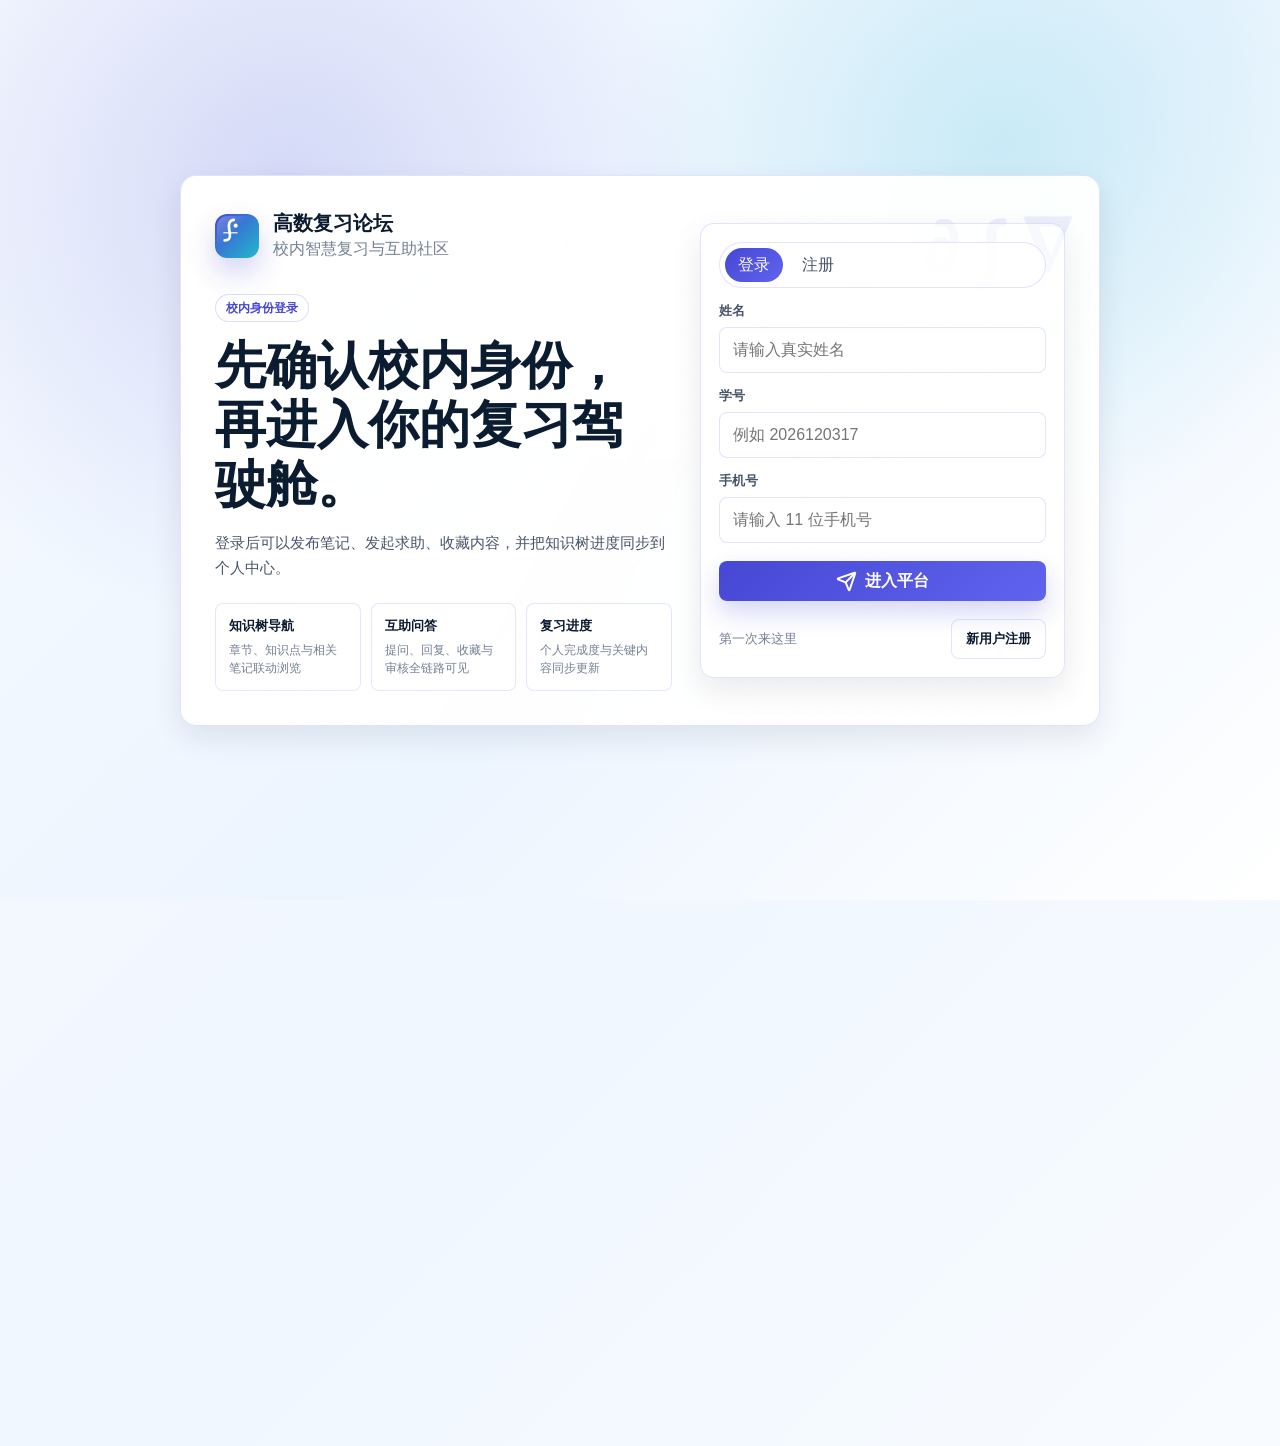
<file: index.html>
<!DOCTYPE html>
<html lang="zh-CN">
<head>
  <meta charset="UTF-8" />
  <meta name="viewport" content="width=device-width, initial-scale=1.0" />
  <title>高数复习论坛 · 全交互原型</title>
  <link rel="stylesheet" href="./styles.css" />
</head>
<body class="auth-active">
  <div class="ambient-grid" aria-hidden="true"></div>
  <div id="authRoot"></div>

  <header class="app-header glass-bar">
    <a class="brand" href="#dashboard" data-route="dashboard" aria-label="高数复习论坛首页">
      <span class="brand-mark" aria-hidden="true">
        <svg viewBox="0 0 48 48" role="img">
          <path class="brand-curve" d="M29 9c-8 1-8 8-7 15l1 7c1 7-2 10-8 10" />
          <path class="brand-axis" d="M14 29h20" />
          <circle class="brand-dot" cx="32" cy="18" r="3.2" />
        </svg>
      </span>
      <span>
        <strong>高数复习论坛</strong>
        <small>校内智慧复习与互助社区</small>
      </span>
    </a>

    <nav class="top-tabs" aria-label="主导航">
      <button data-route="dashboard" class="is-active">首页</button>
      <button data-route="knowledge">知识树</button>
      <button data-route="notes">优质笔记</button>
      <button data-route="community">互助社区</button>
      <button data-route="campus">校园圈</button>
      <button data-route="profile">个人中心</button>
      <button data-route="admin">管理后台</button>
    </nav>

    <div class="header-tools">
      <label class="search-field">
        <i class="local-icon" data-lucide="search" aria-hidden="true"></i>
        <input id="globalSearch" type="search" placeholder="搜索知识点、笔记、求助" />
      </label>
      <button class="icon-button" data-modal="login" aria-label="切换身份">
        <i class="local-icon" data-lucide="circle-user-round" aria-hidden="true"></i>
      </button>
      <button class="logout-button" data-action="logout">
        <i class="local-icon" data-lucide="log-out" aria-hidden="true"></i>
        <span>退出登录</span>
      </button>
    </div>
  </header>

  <div class="app-layout">
    <aside class="side-rail glass-panel">
      <div class="rail-profile">
        <div class="avatar" id="avatarText">林</div>
        <div>
          <strong id="userName">林同学</strong>
          <span id="userRole">校内学生</span>
        </div>
      </div>
      <div class="progress-card">
        <span>本周复习进度</span>
        <strong id="sideProgress">18 / 24</strong>
        <div class="progress-track"><i id="sideProgressBar"></i></div>
      </div>
      <nav class="side-nav" aria-label="模块导航">
        <button data-route="dashboard" class="is-active"><i class="local-icon" data-lucide="layout-dashboard" aria-hidden="true"></i>复习驾驶舱</button>
        <button data-route="knowledge"><i class="local-icon" data-lucide="network" aria-hidden="true"></i>知识树</button>
        <button data-route="notes"><i class="local-icon" data-lucide="notebook-pen" aria-hidden="true"></i>优质笔记</button>
        <button data-route="community"><i class="local-icon" data-lucide="messages-square" aria-hidden="true"></i>互助社区</button>
        <button data-route="campus"><i class="local-icon" data-lucide="message-circle-heart" aria-hidden="true"></i>校园圈</button>
        <button data-route="profile"><i class="local-icon" data-lucide="user-round" aria-hidden="true"></i>个人中心</button>
        <button data-route="admin"><i class="local-icon" data-lucide="shield-check" aria-hidden="true"></i>管理后台</button>
      </nav>
      <div class="rail-actions">
        <button class="primary-action" data-modal="note"><i class="local-icon" data-lucide="notebook-pen" aria-hidden="true"></i>发布笔记</button>
        <button class="secondary-action" data-modal="question"><i class="local-icon" data-lucide="circle-help" aria-hidden="true"></i>发起求助</button>
        <button class="secondary-action" data-modal="feedback"><i class="local-icon" data-lucide="badge-alert" aria-hidden="true"></i>知识纠错</button>
      </div>
    </aside>

    <main id="view" class="view-root" tabindex="-1"></main>

    <aside id="detailPanel" class="detail-panel glass-panel" aria-live="polite"></aside>
  </div>

  <div id="modalRoot"></div>
  <div id="toast" class="toast" role="status" aria-live="polite"></div>

  <script src="./assets/lucide.min.js"></script>
  <script src="./assets/gsap.min.js"></script>
  <script src="./app.js"></script>
</body>
</html>
</file>
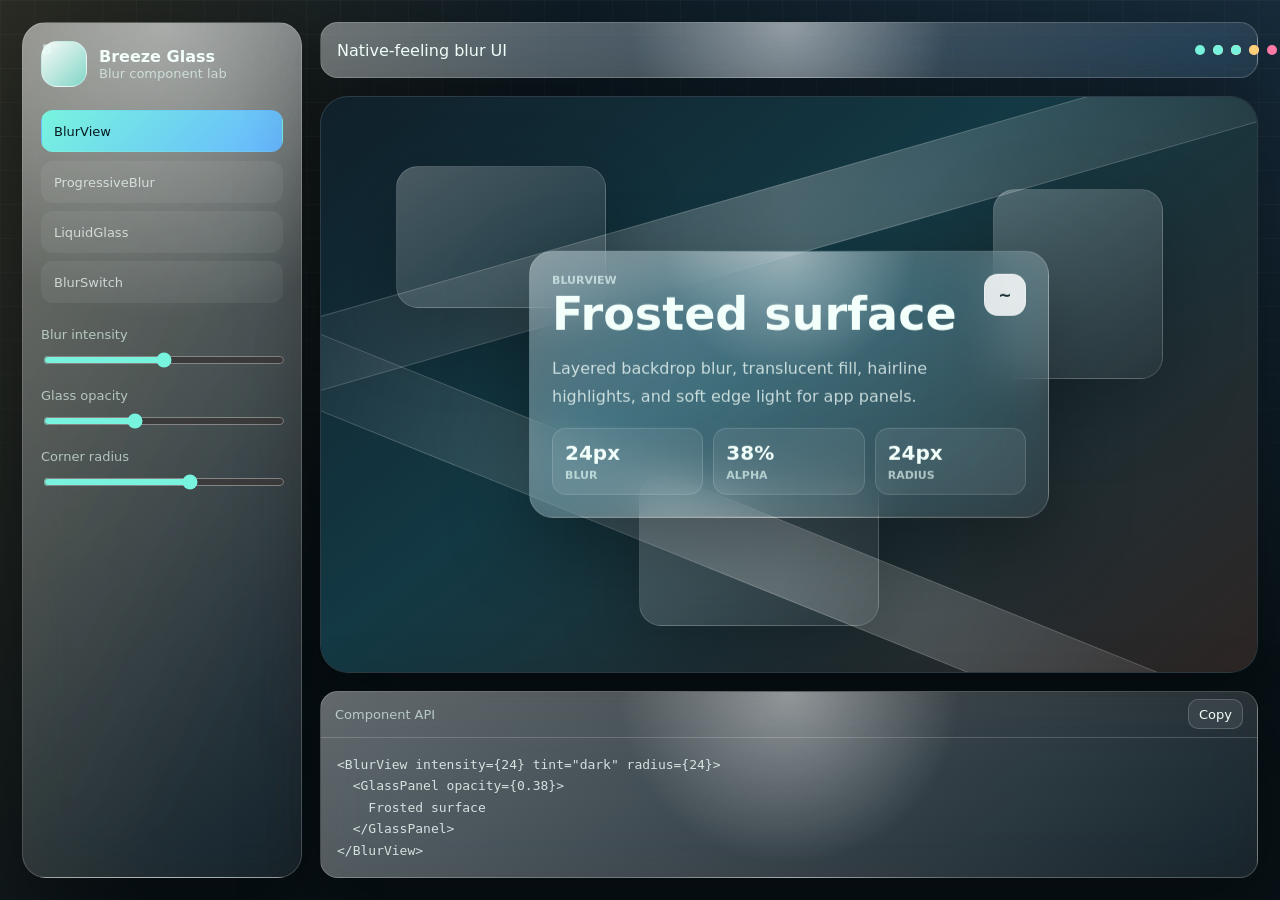
<file: glass-showcase/index.html>
<!doctype html>
<html lang="en">
  <head>
    <meta charset="utf-8" />
    <meta name="viewport" content="width=device-width, initial-scale=1" />
    <title>Breeze Glass Showcase</title>
    <link rel="stylesheet" href="./styles.css" />
  </head>
  <body>
    <main class="shell">
      <section class="workspace" aria-label="Breeze glass component showcase">
        <aside class="sidebar glass-panel">
          <div class="brand">
            <span class="brand-mark" aria-hidden="true">B</span>
            <div>
              <strong>Breeze Glass</strong>
              <span>Blur component lab</span>
            </div>
          </div>

          <nav class="component-tabs" aria-label="Components">
            <button class="is-active" data-component="blur">BlurView</button>
            <button data-component="progressive">ProgressiveBlur</button>
            <button data-component="liquid">LiquidGlass</button>
            <button data-component="switch">BlurSwitch</button>
          </nav>

          <div class="control-stack">
            <label>
              <span>Blur intensity</span>
              <input id="intensity" type="range" min="4" max="44" value="24" />
            </label>
            <label>
              <span>Glass opacity</span>
              <input id="opacity" type="range" min="18" max="72" value="38" />
            </label>
            <label>
              <span>Corner radius</span>
              <input id="radius" type="range" min="8" max="34" value="24" />
            </label>
          </div>
        </aside>

        <section class="stage-wrap">
          <div class="topbar glass-panel">
            <span>Native-feeling blur UI</span>
            <div class="topbar-actions" aria-hidden="true">
              <i></i><i></i><i></i>
            </div>
          </div>

          <section class="stage" aria-live="polite">
            <div class="wallpaper" aria-hidden="true">
              <span class="beam beam-a"></span>
              <span class="beam beam-b"></span>
              <span class="tile tile-a"></span>
              <span class="tile tile-b"></span>
              <span class="tile tile-c"></span>
            </div>

            <article class="preview-card active" data-panel="blur">
              <div class="panel-head">
                <span>
                  <small>BlurView</small>
                  <strong>Frosted surface</strong>
                </span>
                <b class="glyph">~</b>
              </div>
              <p>Layered backdrop blur, translucent fill, hairline highlights, and soft edge light for app panels.</p>
              <div class="metric-row">
                <span><strong id="blurValue">24px</strong><small>blur</small></span>
                <span><strong id="alphaValue">38%</strong><small>alpha</small></span>
                <span><strong id="radiusValue">24px</strong><small>radius</small></span>
              </div>
            </article>

            <article class="preview-card" data-panel="progressive">
              <div class="panel-head">
                <span>
                  <small>ProgressiveBlur</small>
                  <strong>Soft fade overlay</strong>
                </span>
                <b class="glyph">=</b>
              </div>
              <p>Stacked blur bands create a native-looking mist at the bottom of feeds, sheets, and headers.</p>
              <div class="mist-demo" aria-hidden="true">
                <span></span><span></span><span></span><span></span><span></span>
              </div>
            </article>

            <article class="preview-card" data-panel="liquid">
              <div class="panel-head">
                <span>
                  <small>LiquidGlass</small>
                  <strong>Pressed light capsule</strong>
                </span>
                <b class="glyph">*</b>
              </div>
              <button class="liquid-button" type="button">
                <span class="spark"></span>
                Liquid action
                <span class="arrow">></span>
              </button>
              <p>Designed for high-value actions, floating controls, and iOS-style glass affordances.</p>
            </article>

            <article class="preview-card" data-panel="switch">
              <div class="panel-head">
                <span>
                  <small>BlurSwitch</small>
                  <strong>Glass state control</strong>
                </span>
                <b class="glyph">o</b>
              </div>
              <button id="switchControl" class="glass-switch is-on" type="button" aria-pressed="true">
                <span></span>
              </button>
              <p>Compact switch with luminous track, frosted thumb, and clear on/off states.</p>
            </article>
          </section>

          <section class="code-card glass-panel">
            <div class="code-head">
              <span>Component API</span>
              <button id="copyCode" type="button">Copy</button>
            </div>
            <pre><code id="codeBlock">&lt;BlurView intensity={24} tint="dark" radius={24}&gt;
  &lt;GlassPanel opacity={0.38}&gt;
    Frosted surface
  &lt;/GlassPanel&gt;
&lt;/BlurView&gt;</code></pre>
          </section>
        </section>
      </section>
    </main>

    <script src="./app.js"></script>
  </body>
</html>
</file>
<file: styles.css>
:root {
  color-scheme: light;
  --bg: #f0f7ff;
  --surface: rgba(255, 255, 255, 0.82);
  --surface-solid: #ffffff;
  --surface-soft: #eef4ff;
  --surface-blue: #dce9ff;
  --ink: #0b1c30;
  --ink-soft: #475569;
  --muted: #738095;
  --line: rgba(99, 102, 241, 0.18);
  --line-strong: rgba(99, 102, 241, 0.32);
  --primary: #4648d4;
  --primary-2: #6063ee;
  --cyan: #22b8cf;
  --success: #10b981;
  --warning: #f59e0b;
  --danger: #e5484d;
  --shadow: 0 24px 70px rgba(70, 72, 212, 0.14);
  --shadow-soft: 0 12px 30px rgba(15, 23, 42, 0.09);
  --radius-panel: 16px;
  --radius-card: 8px;
  --font-display: "Plus Jakarta Sans", "HarmonyOS Sans SC", "Microsoft YaHei", sans-serif;
  --font-body: Inter, "HarmonyOS Sans SC", "Microsoft YaHei", sans-serif;
}

* {
  box-sizing: border-box;
}

html {
  min-height: 100%;
  scroll-behavior: smooth;
}

body {
  margin: 0;
  min-height: 100vh;
  color: var(--ink);
  font-family: var(--font-body);
  background:
    radial-gradient(circle at top left, rgba(99, 102, 241, 0.17), transparent 32rem),
    radial-gradient(circle at 80% 10%, rgba(34, 184, 207, 0.13), transparent 28rem),
    linear-gradient(135deg, #f8f9ff 0%, var(--bg) 56%, #f8fbff 100%);
  overflow-x: hidden;
}

body.modal-open {
  overflow: hidden;
}

body.auth-active {
  overflow: hidden;
}

body.auth-active .app-header,
body.auth-active .app-layout {
  visibility: hidden;
  pointer-events: none;
}

button,
input,
select,
textarea {
  font: inherit;
}

button {
  border: 0;
  color: inherit;
  cursor: pointer;
}

input,
select,
textarea {
  color: var(--ink);
}

h1,
h2,
h3,
p {
  margin: 0;
}

h1,
h2,
h3 {
  font-family: var(--font-display);
  letter-spacing: 0;
}

h1 {
  font-size: clamp(28px, 4vw, 48px);
  line-height: 1.16;
}

h2 {
  font-size: clamp(22px, 2.5vw, 32px);
  line-height: 1.24;
}

h3 {
  font-size: 18px;
  line-height: 1.35;
}

p {
  color: var(--ink-soft);
  line-height: 1.68;
}

img {
  max-width: 100%;
  display: block;
}

.local-icon,
.lucide {
  flex: 0 0 auto;
  width: 21px;
  height: 21px;
  line-height: 1;
  stroke-width: 2.2;
  vertical-align: -4px;
}

.ambient-grid {
  position: fixed;
  inset: 0;
  pointer-events: none;
  background-image:
    linear-gradient(rgba(70, 72, 212, 0.055) 1px, transparent 1px),
    linear-gradient(90deg, rgba(70, 72, 212, 0.045) 1px, transparent 1px);
  background-size: 36px 36px;
  mask-image: linear-gradient(to bottom, rgba(0, 0, 0, 0.62), transparent 76%);
}

.auth-screen {
  position: fixed;
  inset: 0;
  z-index: 80;
  display: grid;
  place-items: center;
  padding: 28px;
  background:
    radial-gradient(circle at 22% 20%, rgba(70, 72, 212, 0.18), transparent 28rem),
    radial-gradient(circle at 78% 16%, rgba(34, 184, 207, 0.18), transparent 24rem),
    linear-gradient(135deg, #f7fbff 0%, #edf5ff 56%, #ffffff 100%);
}

.auth-visual {
  width: min(920px, 100%);
  display: grid;
  grid-template-columns: minmax(0, 0.9fr) minmax(320px, 0.72fr);
  gap: 28px;
  align-items: center;
  padding: 34px;
  will-change: transform, opacity;
}

.auth-visual::after {
  content: "∂ ∫ ∇";
  position: absolute;
  right: 28px;
  top: 22px;
  color: rgba(70, 72, 212, 0.09);
  font-family: var(--font-display);
  font-size: 74px;
  font-weight: 900;
  pointer-events: none;
}

.brand-lockup {
  position: relative;
  z-index: 1;
  display: flex;
  align-items: center;
  gap: 14px;
  align-self: start;
}

.brand-lockup strong,
.brand-lockup span {
  display: block;
}

.brand-lockup strong {
  font-family: var(--font-display);
  font-size: 20px;
}

.brand-lockup span {
  margin-top: 2px;
  color: var(--muted);
}

.auth-brand-mark {
  width: 58px;
  height: 58px;
  border-radius: 16px;
}

.auth-brand-mark svg {
  width: 40px;
  height: 40px;
}

.auth-copy {
  position: relative;
  z-index: 1;
}

.auth-kicker {
  display: inline-flex;
  align-items: center;
  width: max-content;
  min-height: 28px;
  margin-top: 34px;
  padding: 0 10px;
  border: 1px solid rgba(70, 72, 212, 0.18);
  border-radius: 999px;
  color: var(--primary);
  font-size: 12px;
  font-weight: 800;
  background: rgba(255, 255, 255, 0.68);
}

.auth-visual h1 {
  position: relative;
  z-index: 1;
  max-width: 520px;
  margin-top: 14px;
  font-size: clamp(34px, 4vw, 54px);
}

.auth-visual p {
  position: relative;
  z-index: 1;
  max-width: 520px;
  margin-top: 16px;
  font-size: 15px;
}

.auth-points {
  position: relative;
  z-index: 1;
  display: grid;
  grid-template-columns: repeat(3, minmax(0, 1fr));
  gap: 10px;
  margin-top: 22px;
}

.auth-point {
  min-height: 86px;
  padding: 13px;
  border: 1px solid rgba(99, 102, 241, 0.16);
  border-radius: var(--radius-card);
  background: rgba(255, 255, 255, 0.54);
}

.auth-point strong,
.auth-point span {
  display: block;
}

.auth-point strong {
  font-size: 13px;
}

.auth-point span {
  margin-top: 6px;
  color: var(--muted);
  font-size: 12px;
  line-height: 1.5;
}

.auth-panel {
  position: relative;
  z-index: 1;
  display: grid;
  gap: 14px;
  will-change: transform, opacity;
}

.auth-panel-card {
  padding: 18px;
  border: 1px solid var(--line);
  border-radius: 14px;
  background: rgba(255, 255, 255, 0.64);
  box-shadow: var(--shadow-soft);
}

.auth-segmented {
  justify-self: stretch;
  display: grid;
  grid-template-columns: 1fr 1fr;
  border-radius: 12px;
}

.auth-segmented button {
  justify-content: center;
}

.auth-form {
  position: relative;
  z-index: 1;
  display: grid;
  gap: 14px;
  padding: 0;
  border: 0;
  border-radius: 0;
  background: transparent;
  box-shadow: none;
}

.auth-form label {
  display: grid;
  gap: 7px;
}

.auth-form label span {
  color: var(--ink-soft);
  font-size: 13px;
  font-weight: 700;
}

.auth-form input {
  width: 100%;
  height: 46px;
  border: 1px solid var(--line);
  border-radius: var(--radius-card);
  outline: 0;
  padding: 0 13px;
  background: rgba(255, 255, 255, 0.92);
  transition: border-color 160ms ease, box-shadow 160ms ease;
}

.auth-form input:focus {
  border-color: var(--line-strong);
  box-shadow: 0 0 0 4px rgba(70, 72, 212, 0.1);
}

.auth-submit {
  margin-top: 4px;
  min-height: 46px;
}

.auth-switch {
  display: flex;
  align-items: center;
  justify-content: space-between;
  gap: 12px;
  padding-top: 4px;
  color: var(--muted);
  font-size: 13px;
}

.auth-switch-button {
  width: auto;
  min-height: 38px;
  padding: 0 12px;
}

.glass-panel,
.glass-bar,
.card,
.mini-card,
.note-card,
.list-row,
.tree-node,
.modal-card,
.drawer-card {
  position: relative;
  overflow: hidden;
  border: 1px solid var(--line);
  background:
    radial-gradient(circle at var(--mx, 50%) var(--my, 0%), rgba(255, 255, 255, 0.9), transparent 42%),
    linear-gradient(135deg, rgba(255, 255, 255, 0.92), rgba(255, 255, 255, 0.64)),
    var(--surface);
  box-shadow: var(--shadow-soft);
  backdrop-filter: blur(16px) saturate(155%);
  -webkit-backdrop-filter: blur(16px) saturate(155%);
}

.glass-panel::before,
.glass-bar::before,
.card::before,
.mini-card::before,
.modal-card::before {
  content: "";
  position: absolute;
  inset: 0;
  pointer-events: none;
  border-radius: inherit;
  background:
    linear-gradient(118deg, rgba(255, 255, 255, 0.72), transparent 28%, rgba(99, 102, 241, 0.08), transparent 72%),
    repeating-linear-gradient(125deg, rgba(255, 255, 255, 0.11) 0 1px, transparent 1px 16px);
  opacity: 0.72;
  mix-blend-mode: screen;
}

.glass-panel,
.modal-card,
.detail-panel {
  border-radius: var(--radius-panel);
}

.card,
.mini-card,
.note-card,
.list-row,
.tree-node,
.drawer-card {
  border-radius: var(--radius-card);
}

.app-header {
  position: sticky;
  top: 0;
  z-index: 30;
  display: grid;
  grid-template-columns: auto minmax(0, 1fr) auto;
  align-items: center;
  gap: 18px;
  min-height: 76px;
  padding: 12px 28px;
  border-radius: 0;
  will-change: transform, opacity;
}

.brand {
  position: relative;
  z-index: 1;
  display: inline-flex;
  align-items: center;
  gap: 12px;
  min-width: 220px;
  color: var(--ink);
  text-decoration: none;
}

.brand-mark,
.avatar {
  display: grid;
  place-items: center;
  width: 44px;
  height: 44px;
  border-radius: 12px;
  color: #fff;
  font-weight: 900;
  background: linear-gradient(135deg, var(--primary), var(--cyan));
  box-shadow: 0 14px 28px rgba(70, 72, 212, 0.24);
}

.brand-mark {
  position: relative;
  isolation: isolate;
  overflow: hidden;
}

.brand-mark::after {
  content: "";
  position: absolute;
  inset: 2px;
  border-radius: 10px;
  background: linear-gradient(135deg, rgba(255, 255, 255, 0.3), transparent 42%);
  pointer-events: none;
}

.brand-mark svg {
  position: relative;
  z-index: 1;
  width: 31px;
  height: 31px;
}

.brand-curve,
.brand-axis {
  fill: none;
  stroke: #fff;
  stroke-linecap: round;
  stroke-linejoin: round;
}

.brand-curve {
  stroke-width: 4.2;
}

.brand-axis {
  opacity: 0.78;
  stroke-width: 2.6;
}

.brand-dot {
  fill: #fff;
  opacity: 0.95;
}

.brand strong,
.brand small {
  display: block;
}

.brand small,
.meta,
.eyebrow,
.field-note,
.muted {
  color: var(--muted);
  font-size: 12px;
}

.top-tabs,
.header-tools,
.button-row,
.chips,
.row-actions,
.form-actions {
  display: flex;
  align-items: center;
  gap: 8px;
}

.top-tabs {
  justify-self: center;
  min-width: 0;
  overflow-x: auto;
  padding: 6px;
  border: 1px solid var(--line);
  border-radius: 999px;
  background: rgba(255, 255, 255, 0.72);
  scrollbar-width: none;
}

.top-tabs::-webkit-scrollbar {
  display: none;
}

.top-tabs button,
.chip,
.segmented button {
  flex: 0 0 auto;
  min-height: 34px;
  padding: 0 13px;
  border-radius: 999px;
  background: transparent;
  color: var(--ink-soft);
  white-space: nowrap;
  transition: color 160ms ease, background 160ms ease, transform 160ms ease;
}

.top-tabs button:hover,
.top-tabs button.is-active,
.side-nav button:hover,
.side-nav button.is-active,
.chip.is-active,
.segmented button.is-active {
  color: #fff;
  background: linear-gradient(135deg, var(--primary), var(--primary-2));
}

.header-tools {
  position: relative;
  z-index: 1;
  justify-content: flex-end;
}

.search-field {
  display: grid;
  grid-template-columns: 22px minmax(160px, 260px);
  align-items: center;
  gap: 8px;
  height: 42px;
  padding: 0 13px;
  border: 1px solid var(--line);
  border-radius: 999px;
  background: rgba(255, 255, 255, 0.8);
}

.search-field .local-icon,
.search-field .lucide {
  color: var(--primary);
}

.search-field input {
  width: 100%;
  min-width: 0;
  border: 0;
  outline: 0;
  background: transparent;
}

.icon-button {
  display: grid;
  place-items: center;
  width: 42px;
  height: 42px;
  border: 1px solid var(--line);
  border-radius: 999px;
  background: rgba(255, 255, 255, 0.82);
  transition: transform 160ms ease, border-color 160ms ease;
}

.logout-button {
  display: inline-flex;
  align-items: center;
  gap: 7px;
  min-height: 42px;
  padding: 0 13px;
  border: 1px solid var(--line);
  border-radius: 999px;
  color: var(--ink-soft);
  background: rgba(255, 255, 255, 0.82);
  transition: transform 160ms ease, border-color 160ms ease, color 160ms ease;
}

.logout-button:hover {
  color: var(--danger);
}

.icon-button:hover,
.primary-action:hover,
.secondary-action:hover,
.ghost-action:hover,
.logout-button:hover {
  transform: translateY(-1px);
  border-color: var(--line-strong);
}

.app-layout {
  position: relative;
  z-index: 1;
  display: grid;
  grid-template-columns: 260px minmax(0, 1fr) 340px;
  gap: 20px;
  width: min(1720px, 100%);
  margin: 0 auto;
  padding: 24px 28px 36px;
}

.side-rail,
.detail-panel {
  position: sticky;
  top: 98px;
  align-self: start;
  padding: 18px;
}

.side-rail {
  display: grid;
  gap: 16px;
}

.rail-profile {
  position: relative;
  z-index: 1;
  display: grid;
  grid-template-columns: 44px minmax(0, 1fr);
  gap: 12px;
  align-items: center;
}

.rail-profile strong,
.rail-profile span {
  display: block;
}

.rail-profile span {
  color: var(--muted);
  font-size: 13px;
  margin-top: 2px;
}

.progress-card,
.rail-actions {
  position: relative;
  z-index: 1;
  display: grid;
  gap: 10px;
}

.progress-card {
  padding: 13px;
  border: 1px solid var(--line);
  border-radius: var(--radius-card);
  background: rgba(255, 255, 255, 0.64);
}

.progress-card span {
  color: var(--muted);
  font-size: 12px;
}

.progress-card strong {
  font-size: 26px;
}

.progress-track {
  height: 8px;
  overflow: hidden;
  border-radius: 999px;
  background: rgba(70, 72, 212, 0.12);
}

.progress-track i {
  display: block;
  height: 100%;
  width: 75%;
  border-radius: inherit;
  background: linear-gradient(90deg, var(--cyan), var(--primary-2));
}

.side-nav {
  position: relative;
  z-index: 1;
  display: grid;
  gap: 8px;
}

.side-nav button {
  display: grid;
  grid-template-columns: 24px minmax(0, 1fr);
  align-items: center;
  gap: 10px;
  min-height: 44px;
  padding: 0 12px;
  border-radius: var(--radius-card);
  background: transparent;
  text-align: left;
  color: var(--ink-soft);
}

.primary-action,
.secondary-action,
.ghost-action,
.danger-action {
  display: inline-flex;
  align-items: center;
  justify-content: center;
  gap: 8px;
  min-width: 0;
  min-height: 40px;
  padding: 0 14px;
  border-radius: var(--radius-card);
  font-weight: 700;
  transition: transform 160ms ease, border-color 160ms ease, background 160ms ease;
}

.primary-action {
  color: #fff;
  background: linear-gradient(135deg, var(--primary), var(--primary-2));
  box-shadow: 0 12px 25px rgba(70, 72, 212, 0.22);
}

.secondary-action,
.ghost-action {
  border: 1px solid var(--line);
  color: var(--ink);
  background: rgba(255, 255, 255, 0.72);
}

.danger-action {
  color: #fff;
  background: var(--danger);
}

.lock-mark {
  display: inline-grid;
  place-items: center;
  width: 58px;
  height: 58px;
  margin-bottom: 12px;
  border-radius: 18px;
  color: var(--primary);
  background: rgba(70, 72, 212, 0.1);
}

.lock-mark .lucide {
  width: 34px;
  height: 34px;
}

.view-root {
  min-width: 0;
  display: grid;
  gap: 20px;
  will-change: transform, opacity;
}

.view-head {
  display: flex;
  justify-content: space-between;
  gap: 16px;
  align-items: flex-start;
}

.view-head p {
  max-width: 760px;
}

.hero {
  display: grid;
  grid-template-columns: minmax(0, 1fr) 360px;
  gap: 20px;
  padding: 28px;
}

.hero-copy {
  position: relative;
  z-index: 1;
  display: grid;
  gap: 14px;
  align-content: center;
}

.hero-visual {
  position: relative;
  z-index: 1;
  min-height: 250px;
  border-radius: 12px;
  overflow: hidden;
  border: 1px solid var(--line);
}

.hero-visual img,
.asset-cover {
  width: 100%;
  height: 100%;
  object-fit: cover;
}

.metric-grid,
.dashboard-grid,
.profile-grid,
.admin-grid,
.community-grid,
.knowledge-grid,
.note-grid {
  display: grid;
  gap: 16px;
}

.metric-grid {
  grid-template-columns: repeat(4, minmax(0, 1fr));
}

.dashboard-grid {
  grid-template-columns: minmax(0, 1fr) minmax(360px, 0.9fr);
}

.knowledge-grid {
  grid-template-columns: minmax(0, 1fr) 360px;
}

.community-grid,
.campus-grid,
.admin-grid,
.profile-grid {
  grid-template-columns: minmax(0, 1fr) minmax(360px, 0.85fr);
}

.campus-grid {
  grid-template-columns: minmax(0, 1fr) minmax(320px, 0.78fr);
  align-items: start;
}

.campus-room-card {
  grid-column: 1 / -1;
}

.note-grid {
  grid-template-columns: repeat(3, minmax(0, 1fr));
}

.card,
.mini-card {
  padding: 18px;
}

.metric-card {
  min-height: 118px;
  display: grid;
  gap: 8px;
}

.metric-card .lucide {
  color: var(--primary);
}

.metric-card strong {
  font-family: var(--font-display);
  font-size: 34px;
  line-height: 1;
}

.panel-title {
  position: relative;
  z-index: 1;
  display: flex;
  align-items: center;
  justify-content: space-between;
  gap: 10px;
  margin-bottom: 14px;
}

.stack {
  position: relative;
  z-index: 1;
  display: grid;
  gap: 12px;
}

.list-row,
.tree-node,
.note-card {
  padding: 14px;
  cursor: pointer;
  transition: transform 160ms ease, border-color 160ms ease, background 160ms ease;
}

.list-row:hover,
.tree-node:hover,
.note-card:hover,
.list-row.is-selected,
.tree-node.is-selected,
.note-card.is-selected {
  transform: translateY(-2px);
  border-color: var(--line-strong);
  background: rgba(255, 255, 255, 0.94);
}

.list-row {
  display: grid;
  grid-template-columns: 76px minmax(0, 1fr);
  gap: 12px;
}

.list-row img {
  width: 76px;
  height: 76px;
  object-fit: cover;
  border-radius: var(--radius-card);
}

.note-card {
  display: grid;
  gap: 12px;
  min-height: 300px;
  isolation: isolate;
}

.note-card::after {
  content: "";
  position: absolute;
  top: -28%;
  bottom: -28%;
  left: -64%;
  width: 50%;
  pointer-events: none;
  background: linear-gradient(105deg, transparent, rgba(255, 255, 255, 0.88), rgba(99, 102, 241, 0.12), transparent);
  opacity: 0;
  transform: rotate(13deg);
  transition: opacity 180ms ease, transform 620ms ease;
  z-index: 2;
}

.note-card:hover::after {
  opacity: 1;
  transform: translateX(350%) rotate(13deg);
}

.note-card img {
  width: 100%;
  aspect-ratio: 16 / 9;
  object-fit: cover;
  border-radius: var(--radius-card);
}

.note-card > * {
  position: relative;
  z-index: 3;
}

.mini-avatar {
  width: 38px;
  height: 38px;
  border-radius: 10px;
  font-size: 14px;
}

.campus-post,
.friend-result,
.friend-row,
.room-message,
.chat-message,
.call-panel {
  position: relative;
  z-index: 1;
}

.campus-post {
  display: grid;
  gap: 12px;
  padding: 15px;
  border: 1px solid var(--line);
  border-radius: var(--radius-card);
  background: rgba(255, 255, 255, 0.62);
}

.campus-post-head,
.friend-result,
.room-message,
.chat-head {
  display: grid;
  grid-template-columns: auto minmax(0, 1fr) auto;
  gap: 10px;
  align-items: center;
}

.campus-post-head strong,
.campus-post-head span,
.friend-result strong,
.friend-result span {
  display: block;
}

.campus-post img {
  width: 100%;
  aspect-ratio: 16 / 7;
  object-fit: cover;
  border-radius: var(--radius-card);
}

.campus-comments {
  display: grid;
  gap: 8px;
  padding-top: 4px;
  border-top: 1px solid var(--line);
}

.campus-comments div {
  display: grid;
  gap: 3px;
  color: var(--ink-soft);
  font-size: 13px;
}

.campus-side-card,
.campus-feed-card,
.campus-room-card {
  min-width: 0;
}

.campus-section-title {
  margin-top: 18px;
}

.friend-result {
  padding: 12px;
  border: 1px solid var(--line);
  border-radius: var(--radius-card);
  background: rgba(255, 255, 255, 0.58);
}

.friend-result button {
  width: max-content;
  white-space: nowrap;
}

.friend-row {
  display: grid;
  grid-template-columns: auto minmax(0, 1fr) auto;
  gap: 10px;
  align-items: center;
  width: 100%;
  padding: 12px;
  border: 1px solid var(--line);
  border-radius: var(--radius-card);
  background: rgba(255, 255, 255, 0.58);
  text-align: left;
}

.friend-row.is-selected,
.friend-row:hover {
  border-color: var(--line-strong);
  background: rgba(255, 255, 255, 0.94);
}

.friend-row strong,
.friend-row small {
  display: block;
}

.friend-row small {
  overflow: hidden;
  color: var(--muted);
  font-size: 12px;
  text-overflow: ellipsis;
  white-space: nowrap;
}

.campus-room-messages {
  display: grid;
  gap: 10px;
  max-height: 280px;
  overflow: auto;
  padding-right: 4px;
}

.room-message {
  padding: 12px;
  border: 1px solid var(--line);
  border-radius: var(--radius-card);
  background: rgba(255, 255, 255, 0.58);
}

.room-message p {
  font-size: 14px;
}

.room-message time {
  color: var(--muted);
  font-size: 12px;
}

.campus-room-form {
  position: relative;
  z-index: 1;
  display: grid;
  grid-template-columns: minmax(0, 1fr) auto;
  gap: 10px;
  margin-top: 14px;
}

.campus-room-form input,
.chat-compose input {
  min-width: 0;
  border: 1px solid var(--line);
  border-radius: var(--radius-card);
  outline: 0;
  padding: 0 13px;
  background: rgba(255, 255, 255, 0.82);
}

.campus-room-form input {
  min-height: 42px;
}

.chat-detail {
  min-height: 100%;
}

.chat-head {
  grid-template-columns: auto minmax(0, 1fr);
}

.call-panel {
  display: grid;
  grid-template-columns: minmax(0, 1fr) auto;
  gap: 8px 12px;
  align-items: center;
  padding: 13px;
  border: 1px solid rgba(16, 185, 129, 0.24);
  border-radius: var(--radius-card);
  background: rgba(16, 185, 129, 0.08);
}

.call-panel strong {
  grid-column: 1;
}

.call-panel button {
  grid-column: 2;
  grid-row: 1 / span 2;
}

.call-panel.is-calling {
  border-color: rgba(229, 72, 77, 0.24);
  background: rgba(229, 72, 77, 0.08);
}

.chat-messages {
  display: grid;
  gap: 12px;
  max-height: 420px;
  overflow: auto;
  padding-right: 4px;
}

.chat-message {
  display: grid;
  grid-template-columns: auto minmax(0, 1fr);
  gap: 8px;
  align-items: end;
}

.chat-message.is-mine {
  grid-template-columns: minmax(0, 1fr) auto;
}

.chat-message.is-mine .mini-avatar {
  grid-column: 2;
}

.chat-message.is-mine .chat-bubble {
  grid-column: 1;
  grid-row: 1;
  justify-self: end;
  color: #fff;
  background: linear-gradient(135deg, var(--primary), var(--cyan));
}

.chat-bubble {
  display: grid;
  gap: 6px;
  width: fit-content;
  max-width: min(100%, 260px);
  padding: 10px 12px;
  border-radius: 13px;
  background: rgba(255, 255, 255, 0.86);
  box-shadow: var(--shadow-soft);
}

.chat-bubble img {
  width: 220px;
  max-width: 100%;
  border-radius: var(--radius-card);
}

.chat-bubble time {
  opacity: 0.72;
  font-size: 11px;
}

.voice-bubble {
  display: inline-flex;
  align-items: center;
  gap: 7px;
}

.chat-compose {
  display: grid;
  grid-template-columns: minmax(0, 1fr) auto auto auto;
  gap: 8px;
}

.chat-compose input {
  min-height: 42px;
}

.row-title {
  display: flex;
  justify-content: space-between;
  gap: 10px;
  align-items: flex-start;
}

.badge,
.status,
.tag {
  display: inline-flex;
  align-items: center;
  justify-content: center;
  width: max-content;
  max-width: 100%;
  min-height: 26px;
  padding: 0 9px;
  border-radius: 999px;
  border: 1px solid transparent;
  font-size: 12px;
  white-space: nowrap;
  color: var(--primary);
  background: rgba(70, 72, 212, 0.1);
}

.status.success,
.tag.success {
  color: #047857;
  background: rgba(16, 185, 129, 0.12);
}

.status.warning,
.tag.warning {
  color: #92400e;
  background: rgba(245, 158, 11, 0.14);
}

.status.danger,
.tag.danger {
  color: #b91c1c;
  background: rgba(229, 72, 77, 0.12);
}

.chips {
  flex-wrap: wrap;
}

.tree-chapter {
  position: relative;
  z-index: 1;
  display: grid;
  gap: 10px;
}

.chapter-button {
  width: 100%;
  min-height: 48px;
  display: flex;
  align-items: center;
  justify-content: space-between;
  gap: 10px;
  padding: 0 13px;
  border-radius: var(--radius-card);
  border: 1px solid var(--line);
  background: rgba(255, 255, 255, 0.76);
  font-weight: 800;
}

.tree-children {
  display: none;
  gap: 10px;
  padding-left: 18px;
}

.tree-chapter.is-open .tree-children {
  display: grid;
}

.tree-section {
  display: grid;
  gap: 8px;
  padding-left: 12px;
  border-left: 1px solid rgba(99, 102, 241, 0.24);
}

.tree-node {
  display: grid;
  grid-template-columns: minmax(0, 1fr) auto;
  gap: 6px 10px;
}

.tree-node p {
  grid-column: 1 / -1;
  font-size: 13px;
}

.segmented {
  display: inline-flex;
  gap: 6px;
  padding: 5px;
  border: 1px solid var(--line);
  border-radius: 999px;
  background: rgba(255, 255, 255, 0.74);
  overflow-x: auto;
}

.detail-panel {
  min-height: 560px;
  will-change: transform, opacity;
}

.detail-panel-inner {
  position: relative;
  z-index: 1;
  display: grid;
  gap: 14px;
}

.detail-panel img {
  width: 100%;
  aspect-ratio: 16 / 9;
  object-fit: cover;
  border-radius: var(--radius-card);
}

.detail-list {
  margin: 0;
  padding-left: 18px;
  color: var(--ink-soft);
  line-height: 1.65;
}

.form-grid {
  display: grid;
  gap: 13px;
}

.form-grid label {
  display: grid;
  gap: 7px;
}

.form-grid label span {
  color: var(--muted);
  font-size: 13px;
}

.form-grid input,
.form-grid select,
.form-grid textarea {
  width: 100%;
  border: 1px solid var(--line);
  border-radius: var(--radius-card);
  outline: 0;
  padding: 12px 13px;
  background: rgba(255, 255, 255, 0.82);
}

.form-grid textarea {
  min-height: 116px;
  resize: vertical;
}

.form-grid input:focus,
.form-grid select:focus,
.form-grid textarea:focus {
  border-color: var(--primary);
  box-shadow: 0 0 0 4px rgba(70, 72, 212, 0.1);
}

.modal-layer {
  position: fixed;
  inset: 0;
  z-index: 70;
  display: none;
  align-items: center;
  justify-content: center;
  padding: 22px;
  background: rgba(15, 23, 42, 0.28);
  backdrop-filter: blur(14px);
}

.modal-layer.is-open {
  display: flex;
}

.modal-card {
  width: min(100%, 680px);
  max-height: calc(100vh - 44px);
  overflow: auto;
  padding: 20px;
}

.modal-head {
  position: relative;
  z-index: 1;
  display: flex;
  justify-content: space-between;
  gap: 12px;
  align-items: flex-start;
  margin-bottom: 16px;
}

.toast {
  position: fixed;
  left: 50%;
  bottom: 24px;
  z-index: 90;
  transform: translateX(-50%) translateY(16px);
  opacity: 0;
  max-width: min(92vw, 560px);
  padding: 12px 16px;
  border-radius: 999px;
  color: #fff;
  background: rgba(11, 28, 48, 0.88);
  box-shadow: 0 18px 40px rgba(15, 23, 42, 0.22);
  transition: opacity 180ms ease, transform 180ms ease;
  pointer-events: none;
}

.toast.is-visible {
  opacity: 1;
  transform: translateX(-50%) translateY(0);
}

.empty {
  min-height: 160px;
  display: grid;
  place-items: center;
  text-align: center;
  border: 1px dashed var(--line-strong);
  border-radius: var(--radius-card);
  color: var(--muted);
  background: rgba(255, 255, 255, 0.58);
}

.admin-table {
  width: 100%;
  border-collapse: collapse;
  position: relative;
  z-index: 1;
}

.admin-table th,
.admin-table td {
  padding: 12px;
  border-bottom: 1px solid var(--line);
  text-align: left;
  vertical-align: top;
}

.admin-table th {
  color: var(--muted);
  font-size: 12px;
  font-weight: 700;
}

@media (max-width: 1400px) {
  .app-layout {
    grid-template-columns: 240px minmax(0, 1fr);
  }

  .detail-panel {
    position: relative;
    top: auto;
    grid-column: 1 / -1;
  }

  .note-grid {
    grid-template-columns: repeat(2, minmax(0, 1fr));
  }
}

@media (max-width: 1080px) {
  .auth-visual {
    grid-template-columns: 1fr;
  }

  .auth-points {
    grid-template-columns: 1fr;
  }

  .app-header {
    grid-template-columns: 1fr;
  }

  .brand {
    min-width: 0;
  }

  .top-tabs {
    justify-self: stretch;
    justify-content: flex-start;
  }

  .header-tools {
    justify-content: stretch;
  }

  .search-field {
    width: 100%;
    grid-template-columns: 22px minmax(0, 1fr);
  }

  .app-layout,
  .hero,
  .dashboard-grid,
  .community-grid,
  .campus-grid,
  .admin-grid,
  .profile-grid,
  .knowledge-grid {
    grid-template-columns: 1fr;
  }

  .side-rail {
    position: relative;
    top: auto;
  }

  .metric-grid {
    grid-template-columns: repeat(2, minmax(0, 1fr));
  }
}

@media (max-width: 720px) {
  .auth-screen {
    padding: 16px;
    align-items: start;
    overflow-y: auto;
  }

  .auth-visual {
    padding: 22px;
  }

  .auth-visual::after {
    display: none;
  }

  .auth-kicker {
    margin-top: 24px;
  }

  .auth-visual h1 {
    font-size: 31px;
  }

  .auth-switch {
    align-items: stretch;
    flex-direction: column;
  }

  .auth-switch-button,
  .logout-button span {
    display: none;
  }

  .app-layout {
    padding: 16px;
  }

  .app-header {
    padding: 12px 16px;
  }

  .metric-grid,
  .note-grid {
    grid-template-columns: 1fr;
  }

  .list-row {
    grid-template-columns: 1fr;
  }

  .list-row img {
    width: 100%;
    height: 150px;
  }

  .view-head,
  .panel-title,
  .row-title,
  .modal-head {
    align-items: stretch;
    flex-direction: column;
  }

  .button-row,
  .form-actions {
    align-items: stretch;
    flex-direction: column;
  }

  .primary-action,
  .secondary-action,
  .ghost-action,
  .danger-action {
    width: 100%;
  }

  .campus-post-head,
  .friend-result,
  .room-message {
    grid-template-columns: auto minmax(0, 1fr);
  }

  .campus-post-head .status,
  .friend-result button,
  .room-message time {
    grid-column: 1 / -1;
    justify-self: stretch;
  }

  .campus-room-form,
  .chat-compose {
    grid-template-columns: 1fr;
  }

  .call-panel {
    grid-template-columns: 1fr;
  }

  .call-panel button {
    grid-column: 1;
    grid-row: auto;
  }
}
</file>
<file: glass-showcase/styles.css>
:root {
  --bg: #081116;
  --ink: #f3fffb;
  --muted: rgba(232, 255, 249, 0.66);
  --line: rgba(255, 255, 255, 0.18);
  --line-strong: rgba(255, 255, 255, 0.36);
  --aqua: #78f4de;
  --blue: #67b7ff;
  --amber: #ffd27a;
  --rose: #ff7ca7;
  --panel-alpha: 0.38;
  --blur: 24px;
  --radius: 24px;
  --shadow: 0 28px 80px rgba(0, 0, 0, 0.34);
  font-family:
    ui-sans-serif,
    "Segoe UI",
    "Microsoft YaHei",
    system-ui,
    sans-serif;
}

* {
  box-sizing: border-box;
}

body {
  min-height: 100vh;
  margin: 0;
  color: var(--ink);
  background:
    linear-gradient(116deg, rgba(255, 210, 122, 0.14), transparent 34%),
    linear-gradient(210deg, rgba(103, 183, 255, 0.16), transparent 42%),
    var(--bg);
}

body::before {
  content: "";
  position: fixed;
  inset: 0;
  pointer-events: none;
  background-image:
    linear-gradient(rgba(255, 255, 255, 0.05) 1px, transparent 1px),
    linear-gradient(90deg, rgba(255, 255, 255, 0.04) 1px, transparent 1px);
  background-size: 34px 34px;
  mask-image: linear-gradient(to bottom, rgba(0, 0, 0, 0.72), transparent 82%);
}

button,
input {
  font: inherit;
}

button {
  cursor: pointer;
}

.shell {
  min-height: 100vh;
  padding: 22px;
}

.workspace {
  display: grid;
  grid-template-columns: 280px minmax(0, 1fr);
  gap: 18px;
  width: min(1380px, 100%);
  min-height: calc(100vh - 44px);
  margin: 0 auto;
}

.glass-panel,
.preview-card {
  border: 1px solid var(--line);
  background:
    radial-gradient(circle at var(--mx, 50%) var(--my, 0%), rgba(255, 255, 255, 0.42), transparent 34%),
    linear-gradient(145deg, rgba(255, 255, 255, var(--panel-alpha)), rgba(255, 255, 255, 0.08));
  box-shadow: var(--shadow);
  backdrop-filter: blur(var(--blur)) saturate(175%);
  -webkit-backdrop-filter: blur(var(--blur)) saturate(175%);
}

.sidebar {
  display: grid;
  align-content: start;
  gap: 24px;
  min-height: 100%;
  padding: 18px;
  border-radius: var(--radius);
}

.brand {
  display: flex;
  align-items: center;
  gap: 12px;
}

.brand-mark {
  display: grid;
  place-items: center;
  width: 46px;
  height: 46px;
  border: 1px solid var(--line-strong);
  border-radius: 16px;
  color: #062126;
  background: linear-gradient(135deg, rgba(255, 255, 255, 0.94), rgba(120, 244, 222, 0.68));
  font-weight: 950;
}

.brand strong,
.brand span {
  display: block;
}

.brand span,
.component-tabs button,
.control-stack span,
.code-head {
  color: var(--muted);
  font-size: 13px;
}

.component-tabs {
  display: grid;
  gap: 8px;
}

.component-tabs button {
  min-height: 42px;
  padding: 0 12px;
  border: 1px solid transparent;
  border-radius: 12px;
  color: rgba(243, 255, 251, 0.72);
  background: rgba(255, 255, 255, 0.06);
  text-align: left;
  transition: 160ms ease;
}

.component-tabs button:hover,
.component-tabs button.is-active {
  color: #071b22;
  background: linear-gradient(135deg, var(--aqua), var(--blue));
  transform: translateY(-1px);
}

.control-stack {
  display: grid;
  gap: 18px;
}

.control-stack label {
  display: grid;
  gap: 8px;
}

input[type="range"] {
  width: 100%;
  accent-color: var(--aqua);
}

.stage-wrap {
  display: grid;
  grid-template-rows: auto minmax(430px, 1fr) auto;
  gap: 18px;
  min-width: 0;
}

.topbar {
  display: flex;
  align-items: center;
  justify-content: space-between;
  min-height: 56px;
  padding: 0 16px;
  border-radius: 18px;
}

.topbar-actions {
  display: flex;
  gap: 8px;
}

.topbar-actions i {
  width: 10px;
  height: 10px;
  border-radius: 50%;
  background: var(--aqua);
  box-shadow: 18px 0 var(--amber), 36px 0 var(--rose);
}

.stage {
  position: relative;
  min-height: 470px;
  overflow: hidden;
  border: 1px solid rgba(255, 255, 255, 0.12);
  border-radius: 28px;
  background: #10202a;
  box-shadow: var(--shadow);
  isolation: isolate;
}

.wallpaper {
  position: absolute;
  inset: 0;
  overflow: hidden;
  background:
    linear-gradient(142deg, #10202a 0%, #133944 42%, #2d2524 100%),
    radial-gradient(circle at 20% 18%, rgba(120, 244, 222, 0.44), transparent 22rem);
}

.beam {
  position: absolute;
  width: 130%;
  height: 72px;
  left: -15%;
  border: 1px solid rgba(255, 255, 255, 0.16);
  background: linear-gradient(90deg, transparent, rgba(255, 255, 255, 0.24), transparent);
}

.beam-a {
  top: 86px;
  transform: rotate(-16deg);
}

.beam-b {
  bottom: 74px;
  transform: rotate(22deg);
}

.tile {
  position: absolute;
  border: 1px solid rgba(255, 255, 255, 0.14);
  border-radius: 22px;
  background: linear-gradient(145deg, rgba(255, 255, 255, 0.24), rgba(255, 255, 255, 0.03));
  box-shadow: 0 26px 80px rgba(0, 0, 0, 0.24);
}

.tile-a {
  width: 210px;
  height: 142px;
  left: 8%;
  top: 12%;
}

.tile-b {
  width: 170px;
  height: 190px;
  right: 10%;
  top: 16%;
}

.tile-c {
  width: 240px;
  height: 150px;
  left: 34%;
  bottom: 8%;
}

.preview-card {
  position: absolute;
  left: 50%;
  top: 50%;
  z-index: 3;
  display: none;
  width: min(520px, calc(100% - 36px));
  min-height: 260px;
  padding: 22px;
  border-radius: var(--radius);
  transform: translate(-50%, -50%);
}

.preview-card.active {
  display: grid;
  gap: 18px;
  animation: floatIn 360ms ease both;
}

@keyframes floatIn {
  from {
    opacity: 0;
    transform: translate(-50%, calc(-50% + 16px)) scale(0.98);
  }
  to {
    opacity: 1;
    transform: translate(-50%, -50%) scale(1);
  }
}

.panel-head {
  display: flex;
  align-items: flex-start;
  justify-content: space-between;
  gap: 14px;
}

.panel-head small,
.panel-head strong {
  display: block;
}

.panel-head small,
.metric-row small {
  color: var(--muted);
  font-size: 11px;
  font-weight: 850;
  letter-spacing: 0;
  text-transform: uppercase;
}

.panel-head strong {
  margin-top: 4px;
  font-size: clamp(28px, 5vw, 46px);
  line-height: 1;
}

.glyph {
  display: grid;
  place-items: center;
  width: 42px;
  height: 42px;
  border: 1px solid var(--line-strong);
  border-radius: 14px;
  color: #062126;
  background: rgba(255, 255, 255, 0.84);
}

.preview-card p {
  max-width: 430px;
  margin: 0;
  color: rgba(243, 255, 251, 0.76);
  line-height: 1.7;
}

.metric-row {
  display: grid;
  grid-template-columns: repeat(3, minmax(0, 1fr));
  gap: 10px;
}

.metric-row span {
  display: grid;
  gap: 4px;
  min-width: 0;
  padding: 12px;
  border: 1px solid rgba(255, 255, 255, 0.14);
  border-radius: 14px;
  background: rgba(255, 255, 255, 0.08);
}

.metric-row strong {
  font-size: 20px;
}

.mist-demo {
  position: relative;
  height: 116px;
  overflow: hidden;
  border-radius: 16px;
  background:
    linear-gradient(90deg, rgba(120, 244, 222, 0.2), rgba(103, 183, 255, 0.12)),
    repeating-linear-gradient(0deg, rgba(255, 255, 255, 0.16) 0 1px, transparent 1px 24px);
}

.mist-demo span {
  position: absolute;
  left: 0;
  right: 0;
  height: 36px;
  bottom: calc(var(--i, 0) * 18px);
  background: rgba(255, 255, 255, 0.08);
  backdrop-filter: blur(calc(8px + var(--i, 0) * 6px));
  -webkit-backdrop-filter: blur(calc(8px + var(--i, 0) * 6px));
}

.mist-demo span:nth-child(1) { --i: 0; opacity: 0.2; }
.mist-demo span:nth-child(2) { --i: 1; opacity: 0.28; }
.mist-demo span:nth-child(3) { --i: 2; opacity: 0.38; }
.mist-demo span:nth-child(4) { --i: 3; opacity: 0.48; }
.mist-demo span:nth-child(5) { --i: 4; opacity: 0.6; }

.liquid-button {
  display: inline-flex;
  align-items: center;
  justify-content: center;
  gap: 10px;
  width: max-content;
  min-height: 58px;
  padding: 0 20px;
  border: 1px solid rgba(255, 255, 255, 0.66);
  border-radius: 20px;
  color: #071b22;
  background:
    linear-gradient(135deg, rgba(255, 255, 255, 0.94), rgba(120, 244, 222, 0.58)),
    rgba(255, 255, 255, 0.32);
  box-shadow: 0 18px 42px rgba(0, 0, 0, 0.2), inset 0 1px rgba(255, 255, 255, 0.8);
  font-weight: 900;
  transition: transform 120ms ease;
}

.liquid-button:active {
  transform: scale(0.98);
}

.spark {
  width: 14px;
  height: 14px;
  border-radius: 50%;
  background: var(--amber);
  box-shadow: 0 0 18px var(--amber);
}

.arrow {
  font-weight: 950;
}

.glass-switch {
  position: relative;
  width: 92px;
  height: 50px;
  padding: 4px;
  border: 1px solid rgba(255, 255, 255, 0.42);
  border-radius: 999px;
  background: rgba(255, 255, 255, 0.12);
  backdrop-filter: blur(18px);
  -webkit-backdrop-filter: blur(18px);
}

.glass-switch.is-on {
  background: linear-gradient(135deg, rgba(120, 244, 222, 0.86), rgba(103, 183, 255, 0.72));
}

.glass-switch span {
  display: block;
  width: 40px;
  height: 40px;
  border-radius: 50%;
  background: rgba(255, 255, 255, 0.9);
  box-shadow: 0 10px 24px rgba(0, 0, 0, 0.24);
  transition: transform 180ms ease;
}

.glass-switch.is-on span {
  transform: translateX(42px);
}

.code-card {
  overflow: hidden;
  border-radius: 18px;
}

.code-head {
  display: flex;
  align-items: center;
  justify-content: space-between;
  min-height: 46px;
  padding: 0 14px;
  border-bottom: 1px solid var(--line);
}

.code-head button {
  min-height: 30px;
  padding: 0 10px;
  border: 1px solid var(--line);
  border-radius: 10px;
  color: var(--ink);
  background: rgba(255, 255, 255, 0.08);
}

pre {
  margin: 0;
  padding: 16px;
  overflow: auto;
  color: rgba(243, 255, 251, 0.82);
  font-size: 13px;
  line-height: 1.65;
}

@media (max-width: 920px) {
  .workspace {
    grid-template-columns: 1fr;
  }

  .sidebar {
    min-height: auto;
  }

  .component-tabs {
    grid-template-columns: repeat(2, minmax(0, 1fr));
  }
}

@media (max-width: 620px) {
  .shell {
    padding: 12px;
  }

  .workspace {
    min-height: calc(100vh - 24px);
  }

  .component-tabs,
  .metric-row {
    grid-template-columns: 1fr;
  }

  .stage {
    min-height: 560px;
  }

  .preview-card {
    top: 48%;
    padding: 18px;
  }
}
</file>
